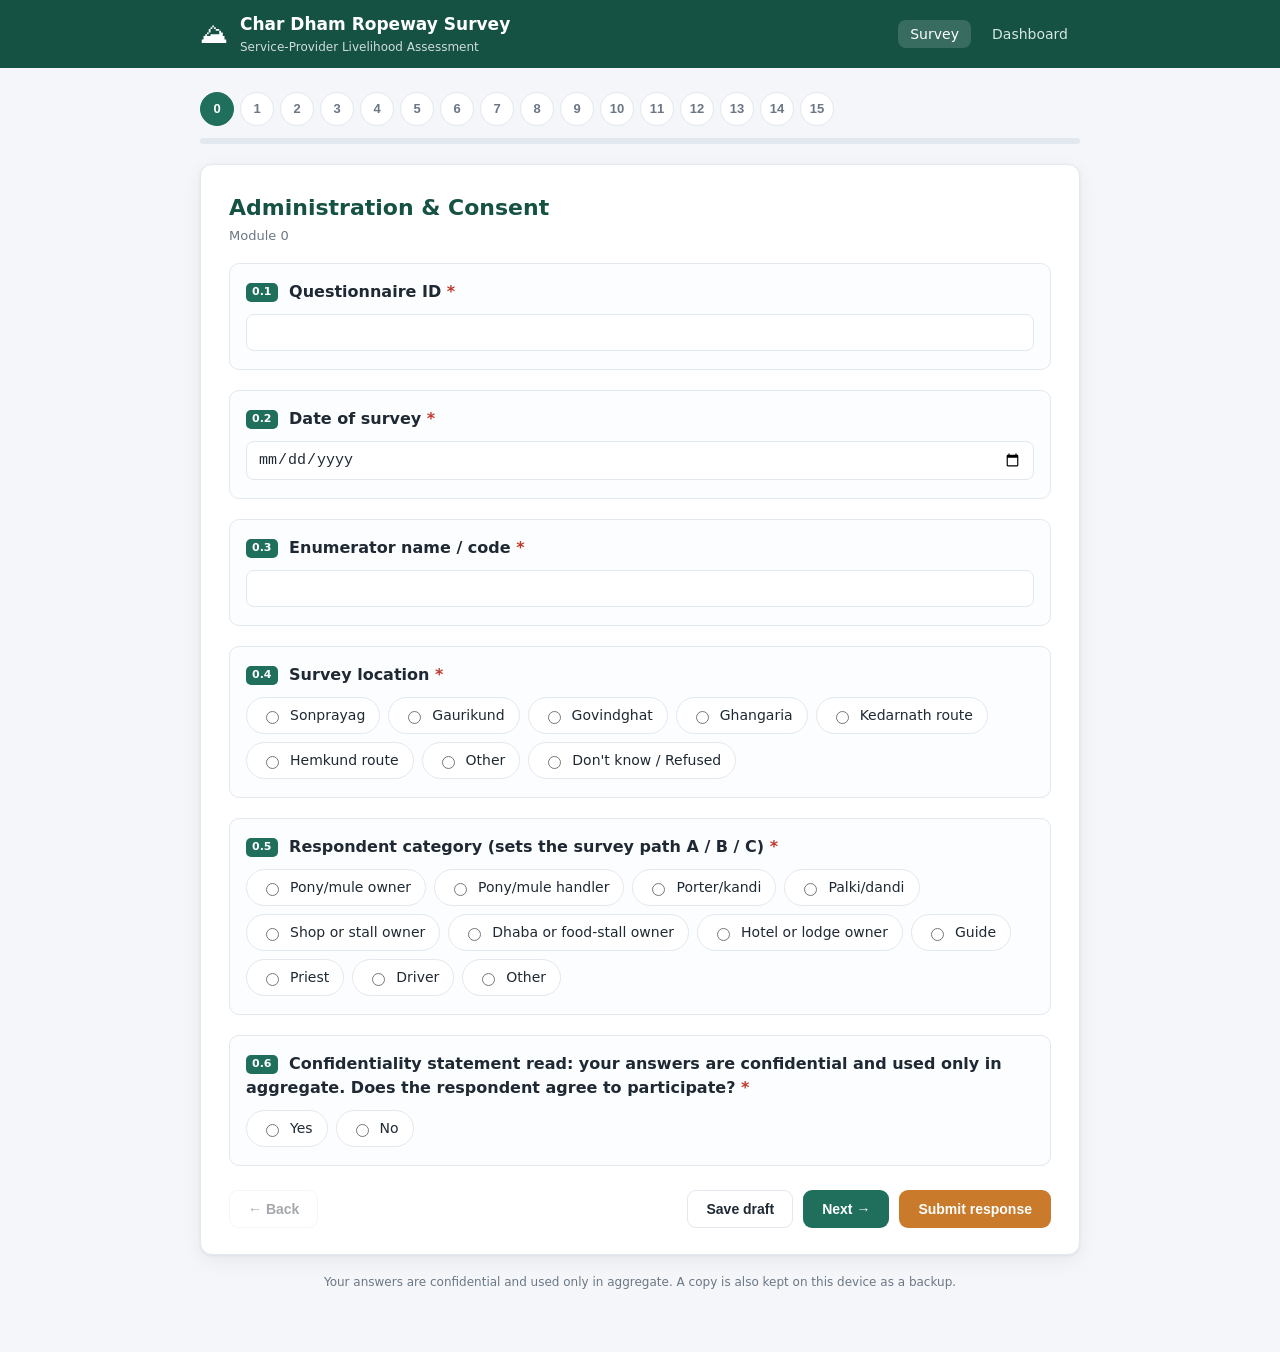
<file: index.html>
<!DOCTYPE html>
<html lang="en">
<head>
  <meta charset="UTF-8" />
  <meta name="viewport" content="width=device-width, initial-scale=1.0" />
  <title>Char Dham Ropeway — Service-Provider Survey</title>
  <link rel="stylesheet" href="style.css" />
</head>
<body>
  <header class="topbar">
    <div class="topbar-inner">
      <div class="brand">
        <span class="brand-mark">⛰</span>
        <div>
          <div class="brand-title">Char Dham Ropeway Survey</div>
          <div class="brand-sub">Service-Provider Livelihood Assessment</div>
        </div>
      </div>
      <nav class="topnav">
        <a class="active" href="index.html">Survey</a>
        <a href="dashboard.html">Dashboard</a>
      </nav>
    </div>
  </header>

  <main class="wrap">
    <!-- Progress / stepper -->
    <div id="stepper" class="stepper"></div>
    <div class="progress-track"><div id="progressBar" class="progress-fill"></div></div>

    <form id="surveyForm" autocomplete="off" novalidate>
      <section class="card">
        <div id="moduleHeader" class="module-header"></div>
        <div id="questions" class="questions"></div>

        <div id="formError" class="form-error" hidden></div>

        <div class="nav-row">
          <button type="button" id="prevBtn" class="btn btn-ghost">← Back</button>
          <div class="nav-spacer"></div>
          <button type="button" id="saveDraftBtn" class="btn btn-ghost">Save draft</button>
          <button type="button" id="nextBtn" class="btn btn-primary">Next →</button>
          <button type="button" id="submitBtn" class="btn btn-success" hidden>Submit response</button>
        </div>
      </section>
    </form>

    <!-- Thank-you / completion screen -->
    <section id="thankYou" class="card thanks" hidden>
      <div class="thanks-mark">✓</div>
      <h2>Response recorded</h2>
      <p id="thanksMsg">Thank you. The response has been saved locally on this device.</p>
      <div class="nav-row center">
        <button type="button" id="newRespBtn" class="btn btn-primary">Start a new response</button>
        <a class="btn btn-ghost" href="dashboard.html">View dashboard</a>
      </div>
    </section>

    <p class="footnote">
      Your answers are confidential and used only in aggregate. A copy is also kept on this
      device as a backup.
    </p>
  </main>

  <script src="config.js"></script>
  <script src="survey-schema.js"></script>
  <script src="script.js"></script>
  <script>
    // Register the offline service worker (https/Pages only; skipped on file://).
    if ("serviceWorker" in navigator && location.protocol.indexOf("http") === 0) {
      window.addEventListener("load", function () {
        navigator.serviceWorker.register("sw.js").catch(function () {});
      });
    }
  </script>
</body>
</html>
</file>
<file: style.css>
/* Char Dham Ropeway Survey — styles */
:root {
  --bg: #f4f6f9;
  --card: #ffffff;
  --ink: #1f2933;
  --muted: #6b7785;
  --line: #e3e8ef;
  --brand: #1f6f5c;       /* deep mountain green */
  --brand-dark: #155244;
  --accent: #c97a2b;      /* saffron */
  --danger: #c0392b;
  --ok: #1f7a4d;
  --radius: 12px;
  --shadow: 0 1px 3px rgba(16, 24, 40, .06), 0 6px 20px rgba(16, 24, 40, .06);
  font-synthesis: none;
}

* { box-sizing: border-box; }
html, body { margin: 0; }
body {
  font-family: "Segoe UI", system-ui, -apple-system, Roboto, Arial, sans-serif;
  background: var(--bg);
  color: var(--ink);
  line-height: 1.5;
}

/* ---- top bar ---- */
.topbar { background: var(--brand-dark); color: #fff; }
.topbar-inner {
  max-width: 920px; margin: 0 auto; padding: 12px 20px;
  display: flex; align-items: center; justify-content: space-between; gap: 16px;
}
.brand { display: flex; align-items: center; gap: 12px; }
.brand-mark { font-size: 28px; }
.brand-title { font-weight: 700; font-size: 17px; }
.brand-sub { font-size: 12px; opacity: .8; }
.topnav a {
  color: #d6e7e2; text-decoration: none; font-size: 14px; padding: 6px 12px;
  border-radius: 8px; margin-left: 4px;
}
.topnav a.active, .topnav a:hover { background: rgba(255,255,255,.15); color: #fff; }

/* ---- layout ---- */
.wrap { max-width: 920px; margin: 24px auto 60px; padding: 0 20px; }

/* ---- stepper ---- */
.stepper {
  display: flex; flex-wrap: wrap; gap: 6px; margin-bottom: 12px;
}
.step {
  width: 34px; height: 34px; border-radius: 50%; border: 1px solid var(--line);
  background: #fff; color: var(--muted); font-weight: 600; font-size: 13px;
  cursor: pointer; transition: .15s; display: inline-flex; align-items: center; justify-content: center;
}
.step:hover { border-color: var(--brand); color: var(--brand); }
.step.current { background: var(--brand); color: #fff; border-color: var(--brand); }
.step.done { background: #e6f1ee; color: var(--brand); border-color: #bfe0d6; }

.progress-track { height: 6px; background: var(--line); border-radius: 999px; overflow: hidden; margin-bottom: 20px; }
.progress-fill { height: 100%; background: linear-gradient(90deg, var(--brand), var(--accent)); width: 0; transition: width .3s; }

/* ---- card ---- */
.card { background: var(--card); border: 1px solid var(--line); border-radius: var(--radius); box-shadow: var(--shadow); padding: 26px 28px; }
.module-header h2 { margin: 0 0 2px; font-size: 22px; color: var(--brand-dark); }
.module-sub { color: var(--muted); font-size: 13px; margin-bottom: 18px; }

/* ---- questions ---- */
.questions { display: flex; flex-direction: column; gap: 20px; }
.q { padding: 16px 16px 18px; border: 1px solid var(--line); border-radius: 10px; background: #fcfdfe; }
.q.invalid { border-color: var(--danger); background: #fdf3f2; }
.q-label { font-weight: 600; margin-bottom: 10px; }
.q-id { display: inline-block; font-size: 11px; font-weight: 700; color: #fff; background: var(--brand); border-radius: 5px; padding: 1px 6px; margin-right: 6px; vertical-align: middle; }
.req { color: var(--danger); }

.q-note {
  padding: 12px 14px; border-left: 4px solid var(--accent); background: #fff7ec;
  border-radius: 8px; font-size: 14px; color: #6b4a1d;
}

.inp {
  width: 100%; padding: 9px 11px; border: 1px solid var(--line); border-radius: 8px;
  font-size: 15px; background: #fff; color: var(--ink);
}
.inp:focus { outline: none; border-color: var(--brand); box-shadow: 0 0 0 3px rgba(31,111,92,.12); }
.num-wrap { display: flex; align-items: center; gap: 8px; }
.num-wrap .inp { max-width: 220px; }
.unit { color: var(--muted); font-size: 13px; }

.opts { display: flex; flex-wrap: wrap; gap: 8px; }
.opt {
  display: inline-flex; align-items: center; gap: 8px; cursor: pointer;
  border: 1px solid var(--line); border-radius: 999px; padding: 7px 14px; background: #fff;
  font-size: 14px; transition: .12s;
}
.opt:hover { border-color: var(--brand); }
.opt.sel { background: #e6f1ee; border-color: var(--brand); color: var(--brand-dark); font-weight: 600; }
.opt input { accent-color: var(--brand); }

.scale { display: flex; gap: 8px; }
.scale-pt {
  width: 46px; height: 46px; border: 1px solid var(--line); border-radius: 10px; background: #fff;
  display: inline-flex; align-items: center; justify-content: center; cursor: pointer; font-weight: 600;
}
.scale-pt input { display: none; }
.scale-pt.sel { background: var(--brand); color: #fff; border-color: var(--brand); }

.grid { display: grid; grid-template-columns: repeat(auto-fit, minmax(180px, 1fr)); gap: 12px; }
.grid-cell label { display: block; font-size: 13px; color: var(--muted); margin-bottom: 4px; }

table.sgrid { width: 100%; border-collapse: collapse; }
table.sgrid td { padding: 10px 8px; border-top: 1px solid var(--line); vertical-align: middle; }
table.sgrid tr:first-child td { border-top: none; }
.sgrid-label { font-weight: 600; font-size: 14px; width: 38%; min-width: 160px; }
@media (max-width: 560px) {
  table.sgrid td { display: block; width: 100%; padding: 4px 0; }
  table.sgrid .sgrid-label { padding-top: 12px; }
}

/* ---- nav ---- */
.form-error { margin-top: 18px; padding: 10px 14px; background: #fdf3f2; color: var(--danger); border: 1px solid #f3c6c1; border-radius: 8px; font-size: 14px; }
.form-error.ok { background: #eef8f1; color: var(--ok); border-color: #c2e6cf; }

.nav-row { display: flex; align-items: center; gap: 10px; margin-top: 24px; }
.nav-row.center { justify-content: center; }
.nav-spacer { flex: 1; }
.btn { border: 1px solid transparent; border-radius: 9px; padding: 10px 18px; font-size: 14px; font-weight: 600; cursor: pointer; transition: .12s; text-decoration: none; display: inline-flex; align-items: center; }
.btn:disabled { opacity: .4; cursor: not-allowed; }
.btn-primary { background: var(--brand); color: #fff; }
.btn-primary:hover:not(:disabled) { background: var(--brand-dark); }
.btn-success { background: var(--accent); color: #fff; }
.btn-success:hover { background: #b06623; }
.btn-ghost { background: #fff; border-color: var(--line); color: var(--ink); }
.btn-ghost:hover { border-color: var(--brand); color: var(--brand); }

/* ---- thank you ---- */
.thanks { text-align: center; }
.thanks-mark { width: 64px; height: 64px; border-radius: 50%; background: #e6f1ee; color: var(--brand); font-size: 34px; display: inline-flex; align-items: center; justify-content: center; margin-bottom: 10px; }
.thanks h2 { margin: 6px 0; color: var(--brand-dark); }

.footnote { color: var(--muted); font-size: 12px; text-align: center; margin-top: 18px; }
.footnote a { color: var(--brand); }

/* ---- dashboard ---- */
.dash-grid { display: grid; grid-template-columns: repeat(auto-fit, minmax(160px, 1fr)); gap: 14px; margin-bottom: 22px; }
.stat { background: var(--card); border: 1px solid var(--line); border-radius: var(--radius); box-shadow: var(--shadow); padding: 16px 18px; }
.stat-num { font-size: 26px; font-weight: 700; color: var(--brand-dark); }
.stat-label { color: var(--muted); font-size: 13px; }

.chart-grid { display: grid; grid-template-columns: repeat(auto-fit, minmax(300px, 1fr)); gap: 16px; margin-bottom: 22px; }
.chart-card { background: var(--card); border: 1px solid var(--line); border-radius: var(--radius); box-shadow: var(--shadow); padding: 16px 18px; }
.chart-card h3 { margin: 0 0 10px; font-size: 15px; color: var(--brand-dark); }
.chart-card canvas { max-height: 260px; }

.toolbar { display: flex; flex-wrap: wrap; gap: 10px; align-items: center; margin-bottom: 16px; }
.toolbar .nav-spacer { flex: 1; }

.table-wrap { overflow-x: auto; background: var(--card); border: 1px solid var(--line); border-radius: var(--radius); box-shadow: var(--shadow); }
table.resp { border-collapse: collapse; width: 100%; font-size: 13px; }
table.resp th, table.resp td { padding: 8px 10px; border-bottom: 1px solid var(--line); text-align: left; white-space: nowrap; }
table.resp th { background: #f0f4f3; color: var(--brand-dark); position: sticky; top: 0; }
table.resp tr:hover td { background: #f8fbfa; }
.badge { font-size: 11px; font-weight: 700; padding: 2px 8px; border-radius: 999px; }
.badge.A { background: #e6f1ee; color: var(--brand-dark); }
.badge.B { background: #fdeedd; color: #8a4b12; }
.badge.C { background: #e8eefc; color: #2b3a72; }
.empty { text-align: center; color: var(--muted); padding: 40px; }

@media (max-width: 560px) {
  .card { padding: 18px 16px; }
  .num-wrap .inp { max-width: none; }
}
</file>
